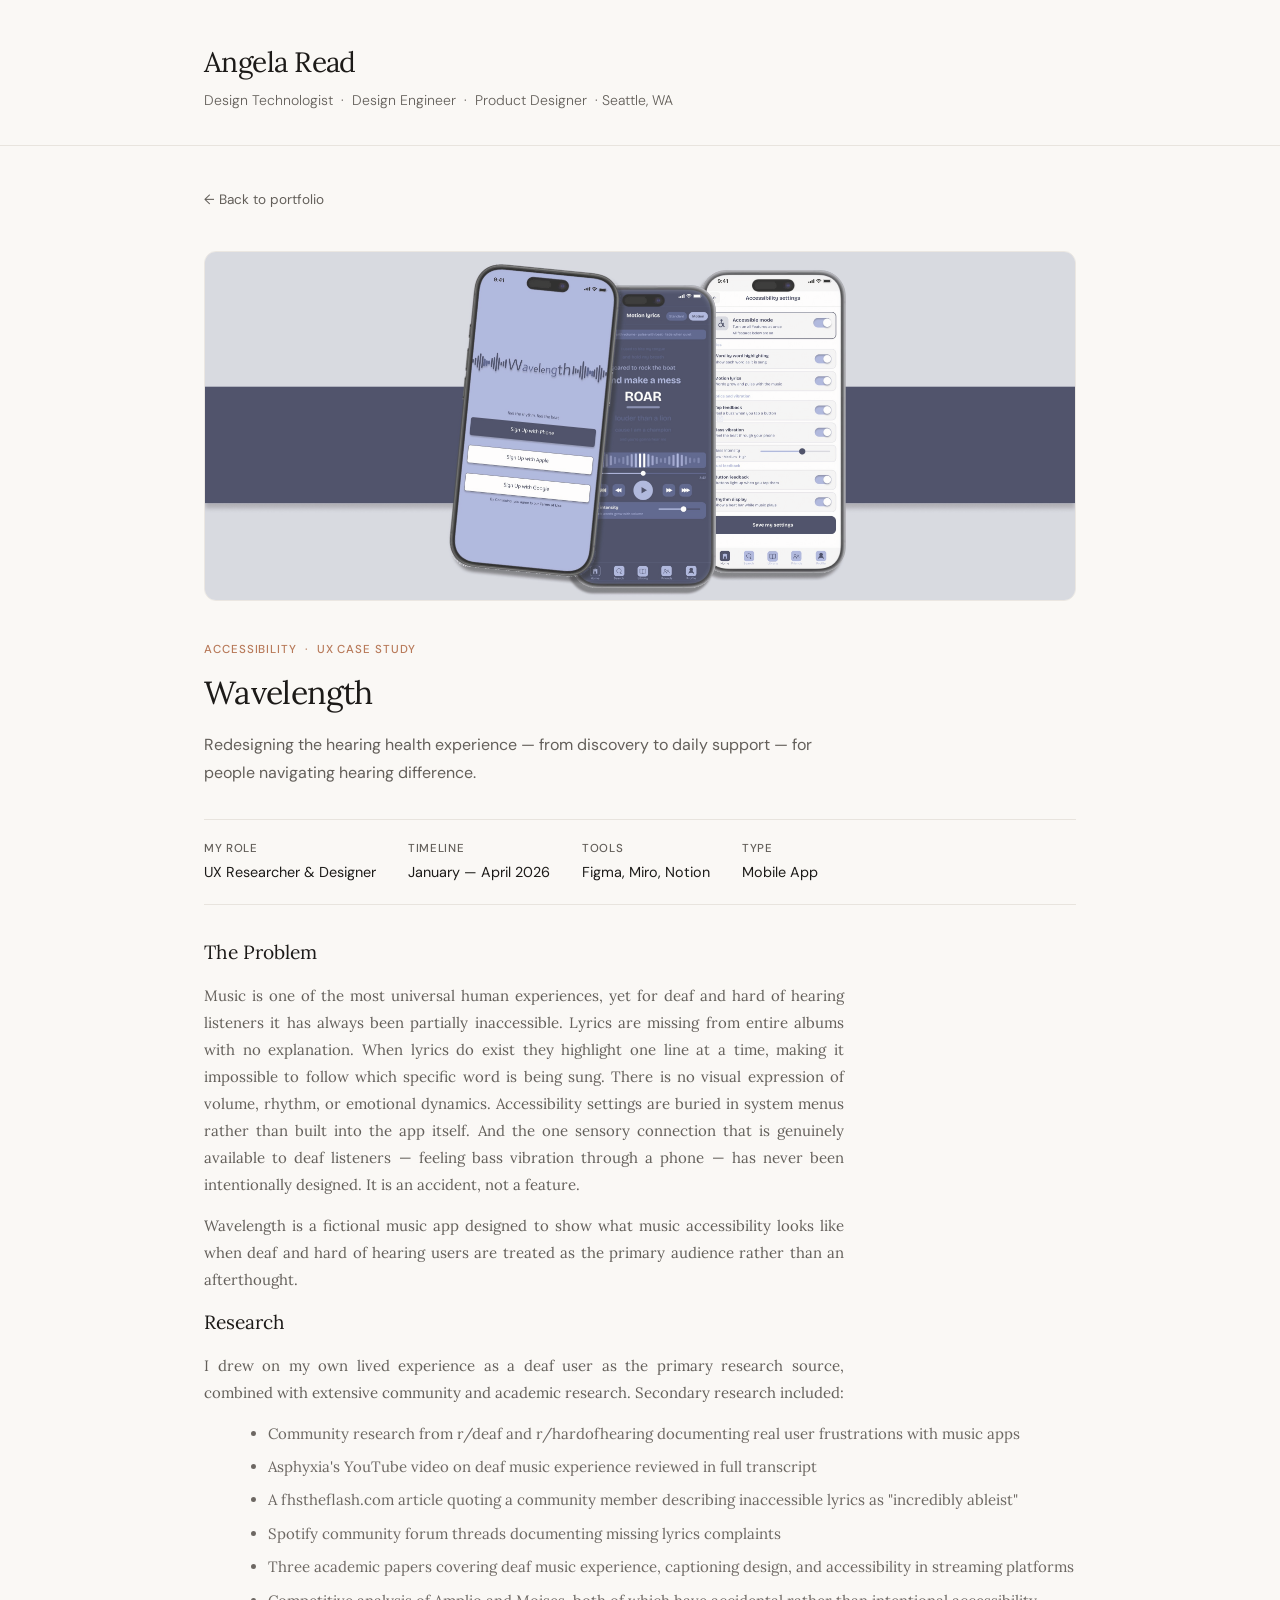
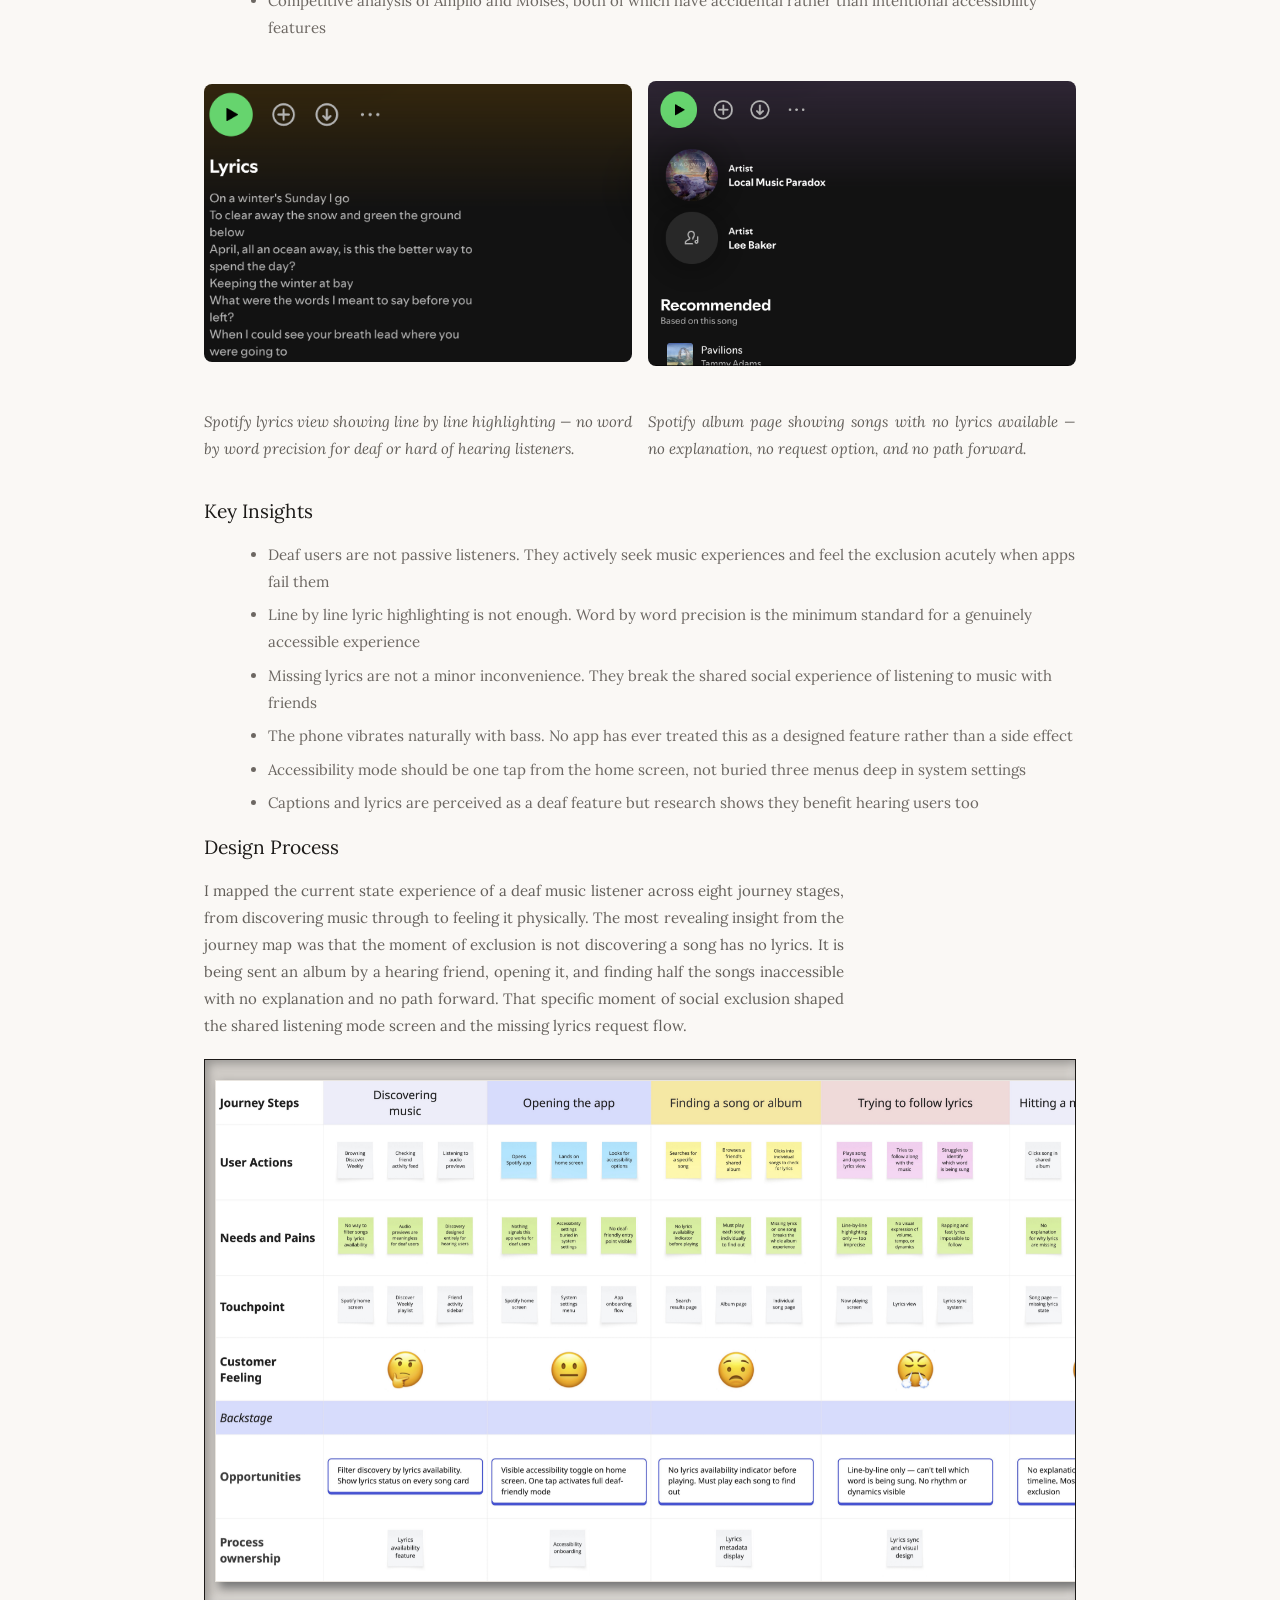
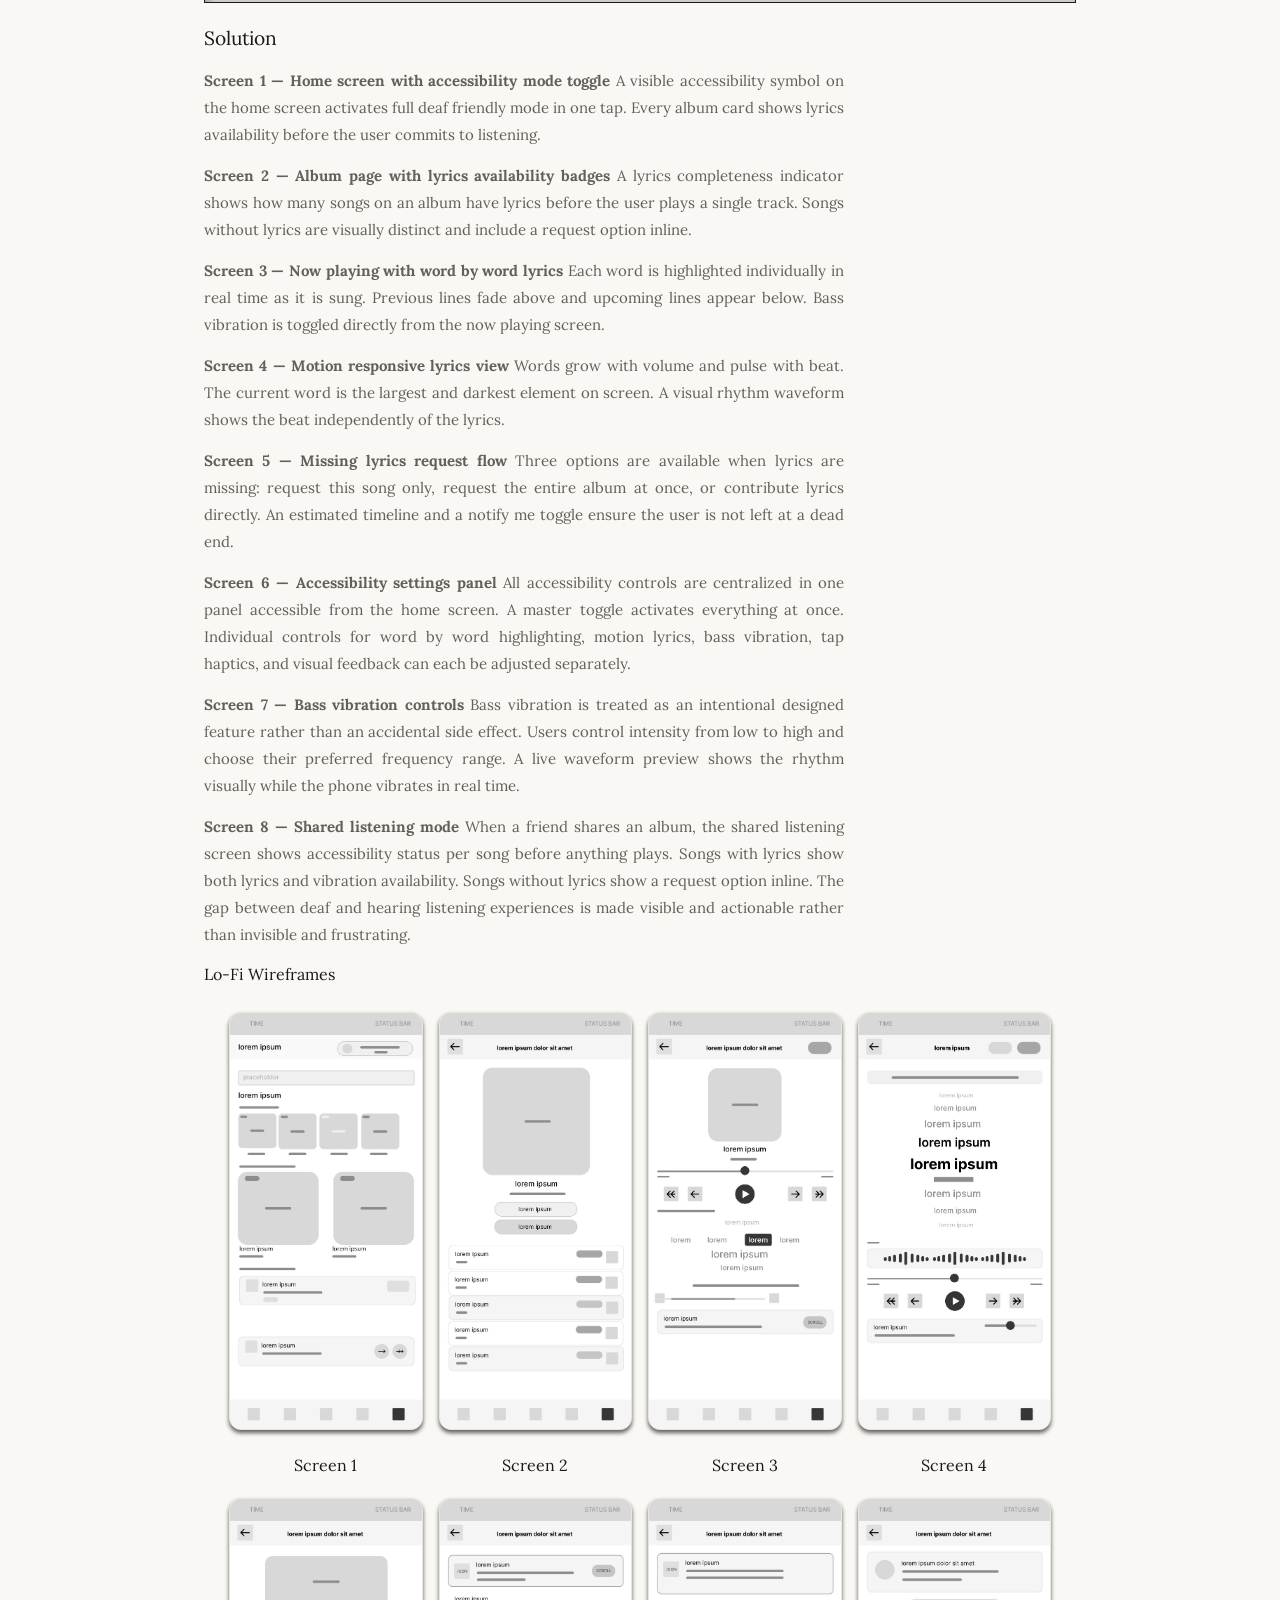
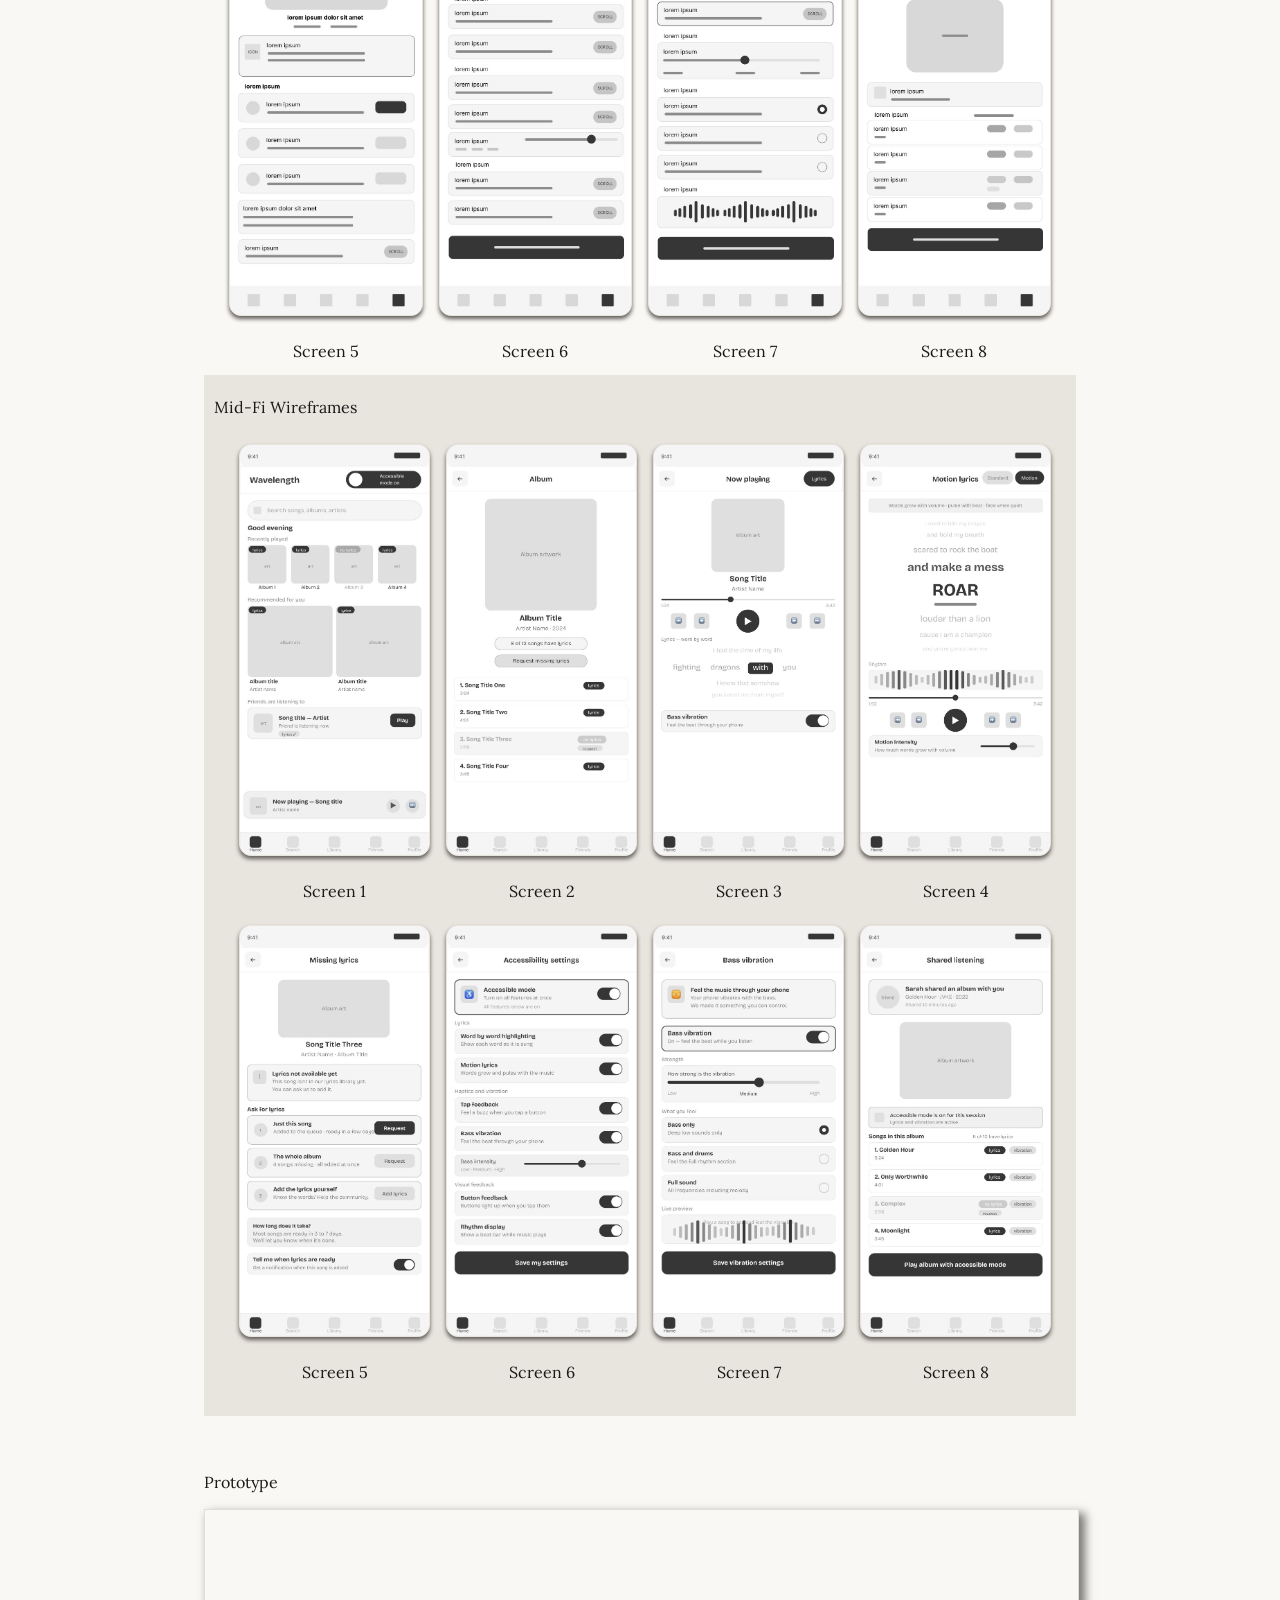
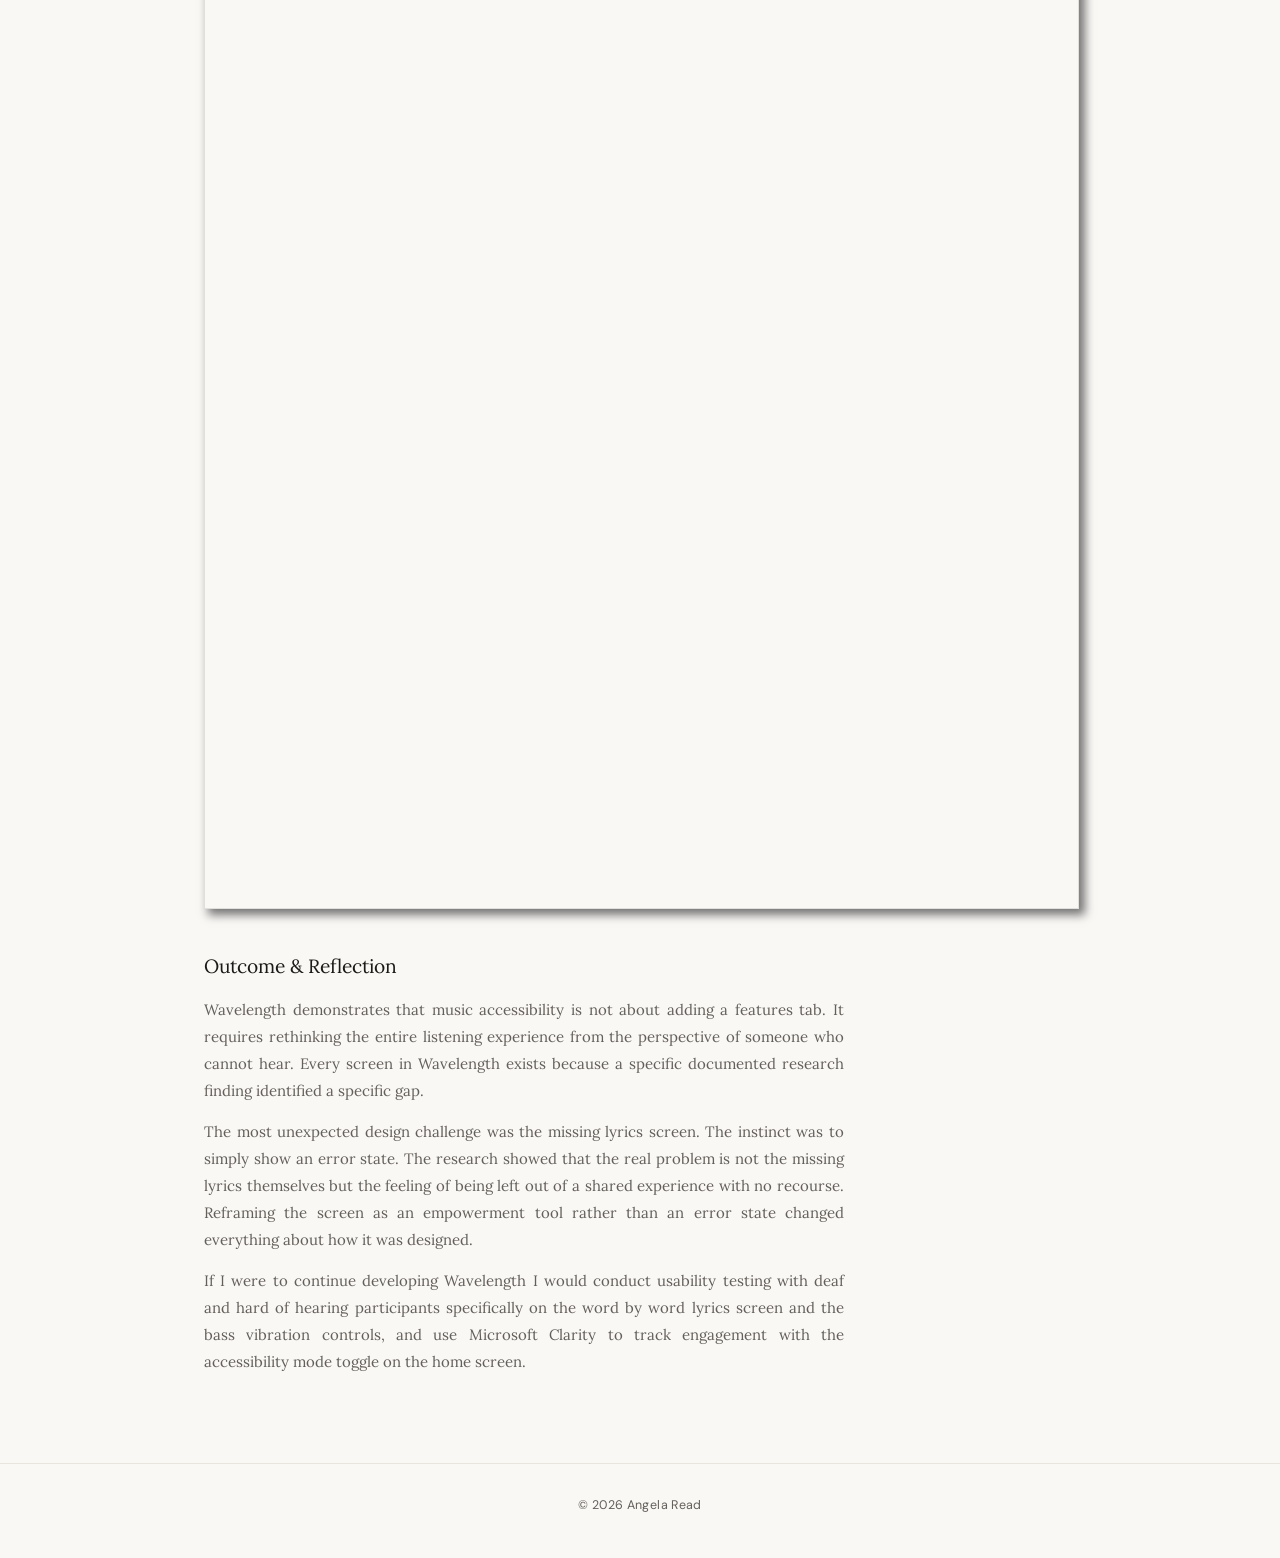
<file: wavelength:/index.html>
<!DOCTYPE html>
<html lang="en">
<head>
  <meta charset="UTF-8" />
  <meta name="viewport" content="width=device-width, initial-scale=1.0" />
  <title>Wavelength — Angela Read</title>
  <link rel="stylesheet" href="../style.css" />
</head>
<body>

  <header class="site-header">
    <div class="container">
      <a href="../index.html" class="site-name">Angela Read</a>
      <p class="site-tagline">Design Technologist &nbsp;·&nbsp; Design Engineer &nbsp;·&nbsp; Product Designer &nbsp;·&nbsp;Seattle, WA</p>
    </div>
  </header>

  <main class="container" style="padding-top: 2.5rem; padding-bottom: 4rem;">

    <!-- Back to portfolio -->
    <a href="../index.html?tab=ux" class="back-link">&#8592; Back to portfolio</a>

    <div class="project-hero"><img src="../images/wavelength/wavelength_hero_image.jpg" alt="hero image"></div>

    <!-- Project header -->
    <div class="project-header">
      <span class="project-tag">Accessibility &nbsp;·&nbsp; UX Case Study</span>
      <h1 class="project-title">Wavelength</h1>
      <p class="project-summary">
        Redesigning the hearing health experience — from discovery to daily support —
        for people navigating hearing difference.
      </p>
    </div>

    <!-- Meta row -->
    <div class="project-meta">
      <div class="meta-item">
        <span class="meta-label">My Role</span>
        <span class="meta-value">UX Researcher &amp; Designer</span>
      </div>
      <div class="meta-item">
        <span class="meta-label">Timeline</span>
        <span class="meta-value">January — April 2026</span>
      </div>
      <div class="meta-item">
        <span class="meta-label">Tools</span>
        <span class="meta-value">Figma, Miro, Notion</span>
      </div>
      <div class="meta-item">
        <span class="meta-label">Type</span>
        <span class="meta-value">Mobile App</span>
      </div>
    </div>

    <!-- ── SECTION: Problem ── -->
    <div class="project-section">
      <h3>The Problem</h3>
      <p>Music is one of the most universal human experiences, yet for deaf and hard of hearing listeners it has always been partially inaccessible. Lyrics are missing from entire albums with no explanation. When lyrics do exist they highlight one line at a time, making it impossible to follow which specific word is being sung. There is no visual expression of volume, rhythm, or emotional dynamics. Accessibility settings are buried in system menus rather than built into the app itself. And the one sensory connection that is genuinely available to deaf listeners — feeling bass vibration through a phone — has never been intentionally designed. It is an accident, not a feature.</p>
      <p>Wavelength is a fictional music app designed to show what music accessibility looks like when deaf and hard of hearing users are treated as the primary audience rather than an afterthought.</p>
    </div>

    <!-- ── SECTION: Research ── -->
    <div class="project-section">
      <h3>Research</h3>
      <p>I drew on my own lived experience as a deaf user as the primary research source, combined with extensive community and academic research. Secondary research included:</p>
      <ul>
        <li>Community research from r/deaf and r/hardofhearing documenting real user frustrations with music apps</li>
        <li>Asphyxia's YouTube video on deaf music experience reviewed in full transcript</li>
        <li>A fhstheflash.com article quoting a community member describing inaccessible lyrics as "incredibly ableist"</li>
        <li>Spotify community forum threads documenting missing lyrics complaints</li>
        <li>Three academic papers covering deaf music experience, captioning design, and accessibility in streaming platforms</li>
        <li>Competitive analysis of Amplio and Moises, both of which have accidental rather than intentional accessibility features</li>
      </ul>
      <div class="img-pair">
      <div class="project-img"><img src="../images/wavelength/lyrics.png" alt="research" ></div>
      <div class="project-img"><img src="../images/wavelength/no_lyrics.png" alt="research" ></div>
      <p class="hint">Spotify lyrics view showing line by line highlighting — no word by word precision for deaf or hard of hearing listeners.</p>
      <p class="hint">Spotify album page showing songs with no lyrics available — no explanation, no request option, and no path forward.</p>
      </div>
    </div>

    <!-- ── SECTION: Key Insights ── -->
    <div class="project-section">
      <h3>Key Insights</h3>
      <ul>
        <li>Deaf users are not passive listeners. They actively seek music experiences and feel the exclusion acutely when apps fail them</li>
        <li>Line by line lyric highlighting is not enough. Word by word precision is the minimum standard for a genuinely accessible experience</li>
        <li>Missing lyrics are not a minor inconvenience. They break the shared social experience of listening to music with friends</li>
        <li>The phone vibrates naturally with bass. No app has ever treated this as a designed feature rather than a side effect</li>
        <li>Accessibility mode should be one tap from the home screen, not buried three menus deep in system settings</li>
        <li>Captions and lyrics are perceived as a deaf feature but research shows they benefit hearing users too</li>
      </ul>
    </div>

    <!-- ── SECTION: Design Process ── -->
    <div class="project-section">
      <h3>Design Process</h3>
      <p>I mapped the current state experience of a deaf music listener across eight journey stages, from discovering music through to feeling it physically. The most revealing insight from the journey map was that the moment of exclusion is not discovering a song has no lyrics. It is being sent an album by a hearing friend, opening it, and finding half the songs inaccessible with no explanation and no path forward. That specific moment of social exclusion shaped the shared listening mode screen and the missing lyrics request flow.</p>
      <div class="journey-map-wrapper">      
        <div class="journey-map-scroll"><img src="../images/wavelength/wavelength_map_journey.jpg" alt="map journey"></div>
      </div>  
    </div>

    <!-- ── SECTION: Wireframes / Solution ── -->
    <div class="project-section">
      <h3>Solution</h3>
      <p><strong>Screen 1 — Home screen with accessibility mode toggle</strong> A visible accessibility symbol on the home screen activates full deaf friendly mode in one tap. Every album card shows lyrics availability before the user commits to listening.</p>
      <p><strong>Screen 2 — Album page with lyrics availability badges</strong> A lyrics completeness indicator shows how many songs on an album have lyrics before the user plays a single track. Songs without lyrics are visually distinct and include a request option inline.</p>
      <p><strong>Screen 3 — Now playing with word by word lyrics</strong> Each word is highlighted individually in real time as it is sung. Previous lines fade above and upcoming lines appear below. Bass vibration is toggled directly from the now playing screen.</p>
      <p><strong>Screen 4 — Motion responsive lyrics view</strong> Words grow with volume and pulse with beat. The current word is the largest and darkest element on screen. A visual rhythm waveform shows the beat independently of the lyrics.</p>
      <p><strong>Screen 5 — Missing lyrics request flow</strong> Three options are available when lyrics are missing: request this song only, request the entire album at once, or contribute lyrics directly. An estimated timeline and a notify me toggle ensure the user is not left at a dead end.</p>
      <p><strong>Screen 6 — Accessibility settings panel</strong> All accessibility controls are centralized in one panel accessible from the home screen. A master toggle activates everything at once. Individual controls for word by word highlighting, motion lyrics, bass vibration, tap haptics, and visual feedback can each be adjusted separately.</p>
      <p><strong>Screen 7 — Bass vibration controls</strong> Bass vibration is treated as an intentional designed feature rather than an accidental side effect. Users control intensity from low to high and choose their preferred frequency range. A live waveform preview shows the rhythm visually while the phone vibrates in real time.</p>
      <p><strong>Screen 8 — Shared listening mode</strong> When a friend shares an album, the shared listening screen shows accessibility status per song before anything plays. Songs with lyrics show both lyrics and vibration availability. Songs without lyrics show a request option inline. The gap between deaf and hearing listening experiences is made visible and actionable rather than invisible and frustrating.</p>
    
    <h4>Lo-Fi Wireframes</h4>
<div class="img-four">
  <div class="screen-item">
    <div class="project-screen"><img src="../images/wavelength/lo_fi_wireframes/lo_fi_screen_1.jpg"></div>
    <div class="caption">Screen 1</div>
  </div>
  <div class="screen-item">
    <div class="project-screen"><img src="../images/wavelength/lo_fi_wireframes/lo_fi_screen_2.jpg"></div>
    <div class="caption">Screen 2</div>
  </div>
  <div class="screen-item">
    <div class="project-screen"><img src="../images/wavelength/lo_fi_wireframes/lo_fi_screen_3.jpg"></div>
    <div class="caption">Screen 3</div>
  </div>
  <div class="screen-item">
    <div class="project-screen"><img src="../images/wavelength/lo_fi_wireframes/lo_fi_screen_4.jpg"></div>
    <div class="caption">Screen 4</div>
  </div>
</div>
<div class="img-four">
  <div class="screen-item">
    <div class="project-screen"><img src="../images/wavelength/lo_fi_wireframes/lo_fi_screen_5.jpg"></div>
    <div class="caption">Screen 5</div>
  </div>
  <div class="screen-item">
    <div class="project-screen"><img src="../images/wavelength/lo_fi_wireframes/lo_fi_screen_6.jpg"></div>
    <div class="caption">Screen 6</div>
  </div>
  <div class="screen-item">
    <div class="project-screen"><img src="../images/wavelength/lo_fi_wireframes/lo_fi_screen_7.jpg"></div>
    <div class="caption">Screen 7</div>
  </div>
  <div class="screen-item">
    <div class="project-screen"><img src="../images/wavelength/lo_fi_wireframes/lo_fi_screen_8.jpg"></div>
    <div class="caption">Screen 8</div>
  </div>
</div>
<div class="project-mid-fi">
  <h4>Mid-Fi Wireframes</h4>
  <div class="img-four">
    <div class="screen-item">
      <div class="project-screen"><img src="../images/wavelength/mid_fi_wireframes/mid_fi_screen_1.jpg"></div>
      <div class="caption">Screen 1</div>
    </div>
    <div class="screen-item">
      <div class="project-screen"><img src="../images/wavelength/mid_fi_wireframes/mid_fi_screen_2.jpg"></div>
      <div class="caption">Screen 2</div>
    </div>
    <div class="screen-item">
      <div class="project-screen"><img src="../images/wavelength/mid_fi_wireframes/mid_fi_screen_3.jpg"></div>
      <div class="caption">Screen 3</div>
    </div>
    <div class="screen-item">
      <div class="project-screen"><img src="../images/wavelength/mid_fi_wireframes/mid_fi_screen_4.jpg"></div>
      <div class="caption">Screen 4</div>
    </div>
  </div>
  <div class="img-four">
    <div class="screen-item">
      <div class="project-screen"><img src="../images/wavelength/mid_fi_wireframes/mid_fi_screen_5.jpg"></div>
      <div class="caption">Screen 5</div>
    </div>
    <div class="screen-item">
      <div class="project-screen"><img src="../images/wavelength/mid_fi_wireframes/mid_fi_screen_6.jpg"></div>
      <div class="caption">Screen 6</div>
    </div>
    <div class="screen-item">
      <div class="project-screen"><img src="../images/wavelength/mid_fi_wireframes/mid_fi_screen_7.jpg"></div>
      <div class="caption">Screen 7</div>
    </div>
    <div class="screen-item">
      <div class="project-screen"><img src="../images/wavelength/mid_fi_wireframes/mid_fi_screen_8.jpg"></div>
      <div class="caption">Screen 8</div>
    </div>
  </div>
</div>
    <div class="prototype">
      <h4>Prototype</h4>
         <p class="hint">Best viewed on desktop. On mobile you can pinch to zoom inside the prototype.</p>
        <iframe style="border: 1px solid rgba(0, 0, 0, 0.1);" width="875" height="1000" src="https://embed.figma.com/proto/U3zllo4CShYArVoicAjdG1/Wavelength---Music-App?node-id=55-6502&p=f&viewport=-297%2C87%2C0.62&scaling=min-zoom&content-scaling=fixed&page-id=3%3A47&embed-host=share" allowfullscreen></iframe>
    </div>
  </div>

    <!-- ── SECTION: Outcome ── -->
    <div class="project-section">
      <h3>Outcome &amp; Reflection</h3>
      <p>Wavelength demonstrates that music accessibility is not about adding a features tab. It requires rethinking the entire listening experience from the perspective of someone who cannot hear. Every screen in Wavelength exists because a specific documented research finding identified a specific gap.</p>
      <p>The most unexpected design challenge was the missing lyrics screen. The instinct was to simply show an error state. The research showed that the real problem is not the missing lyrics themselves but the feeling of being left out of a shared experience with no recourse. Reframing the screen as an empowerment tool rather than an error state changed everything about how it was designed.</p>
      <p>If I were to continue developing Wavelength I would conduct usability testing with deaf and hard of hearing participants specifically on the word by word lyrics screen and the bass vibration controls, and use Microsoft Clarity to track engagement with the accessibility mode toggle on the home screen.</p>
    </div>

  </main>

  <footer class="site-footer">
    <div class="container">
      <p>&copy; 2026 Angela Read</p>
    </div>
  </footer>

</body>
</html>
</file>
<file: style.css>
/* ─────────────────────────────────────────────────────────────
   Angela Read — Portfolio
   style.css  |  shared across all pages
   ───────────────────────────────────────────────────────────── */

/* ─── GOOGLE FONTS ─────────────────────────────────────────── */
@import url('https://fonts.googleapis.com/css2?family=Lora:ital,wght@0,400;0,500;1,400&family=DM+Sans:wght@300;400;500&display=swap');

/* ─── CSS VARIABLES ─────────────────────────────────────────── */
/* Edit these to change the whole site's color palette at once  */
:root {
  --color-bg:          #FAF8F5;   /* page background            */
  --color-surface:     #FFFFFF;   /* card / panel background    */
  --color-border:      #E8E4DE;   /* default border             */
  --color-text:        #1C1A18;   /* primary text               */
  --color-text-muted:  #635f5a;   /* secondary / caption text   */
  --color-accent:      #B87A5A;   /* terracotta accent          */
  --color-accent-soft: #F5EFE8;   /* light tint of accent       */

  --font-serif:  'Lora', Georgia, serif;
  --font-sans:   'DM Sans', system-ui, sans-serif;

  --radius-card: 12px;
  --radius-pill: 20px;

  --max-width: 920px;
}

/* ─── DARK MODE ─────────────────────────────────────────────── */
html.dark-mode,
html.dark-mode body,
body.dark-mode {
  --color-bg:          #1C1A18;
  --color-surface:     #2A2724;
  --color-border:      #3D3A36;
  --color-text:        #E8E4DE;
  --color-text-muted:  #cebdaf;
  --color-accent:      #C68A6A;
  --color-accent-soft: #2E2420;
}

html.dark-mode {
  background-color: #1C1A18;
}

#theme-toggle {
  background: none;
  border: 1.5px solid var(--color-border);
  border-radius: var(--radius-pill);
  padding: 0.3rem 0.75rem;
  font-size: 1rem;
  cursor: pointer;
  color: var(--color-text-muted);
  transition: border-color 0.15s, color 0.15s;
}

#theme-toggle:hover {
  border-color: var(--color-accent);
  color: var(--color-text);
}

body.dark-mode .logo-wrap img {
  filter: invert(1) hue-rotate(180deg);
}

body.dark-mode .pill {
  background: #3D3A36;
  color: var(--color-text-muted);
}

body.dark-mode .card-body .card-title {
  color: var(--color-text);
}

body.dark-mode .case-card {
  background: var(--color-surface);
  border-color: var(--color-border);
}

body.dark-mode .journey-map-scroll img {
  filter: brightness(0.9);
}

body.dark-mode .journey-map-scroll {
  box-shadow: 5px 5px 9px 1px rgba(0,0,0,0.4);
}

body.dark-mode .journey-map-wrapper {
  background: #2A2724;
  border-color: var(--color-border);
}

body.dark-mode .project-section ul li {
  color: #c3a492;
}

body.dark-mode .project-screen img,
body.dark-mode .project-img img {
  filter: brightness(0.92);
}

body.dark-mode .prototype iframe {
  filter: brightness(0.92);
  box-shadow: 5px 5px 9px 1px rgba(0,0,0,0.4);
}

body.dark-mode .masonry-item {
  box-shadow: 1px 2px 2px 1px rgb(0,0,0,0.4);
}

body.dark-mode .case-card:hover {
  border-color: #C5BDB4;
  transform: translateY(-2px);
  box-shadow: 2px 4px 4px 1px rgb(0,0,0,0.4);
}

/* ─── THEME TOGGLE ──────────────────────────────────────────── */
#theme-toggle {
  position: relative;
  width: 120px;
  height: 32px;
  border-radius: var(--radius-pill);
  background: var(--color-border);
  border: none;
  cursor: pointer;
  padding: 0;
  transition: background 0.3s ease;
  box-shadow: inset 0 2px 6px rgba(0, 0, 0, 0.2);
}

body.dark-mode .project-mid-fi {
  background-color: var(--color-surface);
}


#theme-toggle::before {
  content: 'DARK';
  position: absolute;
  right: 10px;
  top: 50%;
  transform: translateY(-50%);
  font-family: var(--font-sans);
  font-size: 0.65rem;
  font-weight: 500;
  letter-spacing: 0.06em;
  color: var(--color-text-muted);
}

#theme-toggle::after {
  content: 'LIGHT';
  position: absolute;
  top: 3px;
  left: 3px;
  width: 58px;
  height: 26px;
  border-radius: var(--radius-pill);
  background: var(--color-text);
  color: var(--color-bg);
  font-family: var(--font-sans);
  font-size: 0.65rem;
  font-weight: 500;
  letter-spacing: 0.06em;
  display: flex;
  align-items: center;
  justify-content: center;
  transition: transform 0.3s ease;
}

body.dark-mode #theme-toggle::before {
  content: 'LIGHT';
  left: 10px;
  right: auto;
}

body.dark-mode #theme-toggle::after {
  content: 'DARK';
  transform: translateX(56px);
}

.site-header-row {
  display: flex;
  align-items: center;
  gap: 15rem;
}

body {
  transition: background-color 0.5s ease, color 0.5s ease;
}

body.dark-mode .journey-map-wrapper {
  box-shadow: 
    inset 3px 3px 10px rgba(0,0,0,0.5),
    inset -3px -3px 10px rgba(255,255,255,0.05);
  border-color: var(--color-border);
}

/* ─── RESET & BASE ──────────────────────────────────────────── */
*, *::before, *::after {
  box-sizing: border-box;
  margin: 0;
  padding: 0;
}

html {
  font-size: 16px;
  -webkit-font-smoothing: antialiased;
}

body {
  font-family: var(--font-sans);
  background-color: var(--color-bg);
  color: var(--color-text);
  line-height: 1.6;
  min-height: 100vh;
  display: flex;
  flex-direction: column;
}

a {
  color: inherit;
  text-decoration: none;
}

img {
  display: block;
  max-width: 100%;
  height: auto;
}

/* ─── LAYOUT CONTAINER ──────────────────────────────────────── */
.container {
  width: 100%;
  max-width: var(--max-width);
  margin-left: auto;
  margin-right: auto;
  margin-bottom: 10px;
  padding: 0 1.5rem;
}

/* ─── SITE HEADER ───────────────────────────────────────────── */
.site-header {
  padding: 2.5rem 0 1.5rem;
  border-bottom: 1px solid var(--color-border);
}

.site-name {
  font-family: var(--font-serif);
  font-size: 1.75rem;
  font-weight: 400;
  letter-spacing: -0.02em;
  color: var(--color-text);
  display: block;
  margin-bottom: 0.25rem;
}

.site-name:hover {
  color: var(--color-accent);
}

.site-tagline {
  font-size: 0.875rem;
  color: var(--color-text-muted);
  font-weight: 300;
}

/* ─── TAB NAVIGATION ────────────────────────────────────────── */
.tab-nav {
  border-bottom: 1px solid var(--color-border);
  margin-bottom: 2.5rem;
}

.tab-nav .container {
  display: flex;
  gap: 0;
}

.tab-btn {
  background: none;
  border: none;
  border-bottom: 2px solid transparent;
  margin-bottom: -1px;          
  padding: 0.75rem 1.25rem;
  font-family: var(--font-sans);
  font-size: 0.875rem;
  font-weight: 400;
  color: var(--color-text-muted);
  cursor: pointer;
  transition: color 0.15s ease, border-color 0.15s ease;
}

.tab-btn:hover {
  color: var(--color-text);
}

.tab-btn.active {
  color: var(--color-text);
  font-weight: 500;
  border-bottom-color: var(--color-accent);
}

/* ─── TAB PANELS ────────────────────────────────────────────── */
.tab-panel {
  display: none;
  padding-bottom: 50px;
}

.tab-panel.active {
  display: block;
}

/* ─── SECTION INTRO ─────────────────────────────────────────── */
.section-intro {
  margin-bottom: 2rem;
}

.section-intro h2 {
  font-family: var(--font-serif);
  font-size: 1.375rem;
  font-weight: 400;
  margin-bottom: 0.5rem;
}

.section-intro p {
  font-size: 0.9375rem;
  color: var(--color-text-muted);
  max-width: 580px;
  line-height: 1.7;
}

/* ─── CARD GRID ─────────────────────────────────────────────── */
.cards-grid {
  display: grid;
  grid-template-columns: repeat(auto-fill, minmax(500px, 1fr));
  gap: 1.25rem;
}

/* ─── CASE CARD (shared by UX + Architecture) ───────────────── */
.case-card {
  display: flex;
  flex-direction: column;
  background: var(--color-surface);
  border: 0.5px solid var(--color-border);
  border-radius: var(--radius-card);
  overflow: hidden;
  text-decoration: none;
  color: inherit;
  transition: border-color 0.2s ease, transform 0.15s ease;
}

.case-card:hover {
  border-color: #C5BDB4;
  transform: translateY(-2px);
  box-shadow: 2px 4px 4px 1px rgb(193, 193, 193);
}

/* ── Thumbnail area ── */
.card-thumb {
  width: 100%;
  aspect-ratio: 16 / 9;
  display: flex;
  align-items: center;
  justify-content: center;
  border-bottom: 0.5px solid var(--color-border);
}

.thumb-wavelength  { background: #F5EFE8; }  /* warm cream    */
.thumb-cove        { background: #E8EDF5; }  /* soft blue     */
.thumb-halo        { background: #EDE8F5; }  /* soft lavender */
.thumb-parkside    { background: #E8F0E8; }  /* soft green    */
.thumb-brownfield  { background: #F0EDE8; }  /* warm sand     */

.thumb-label {
  font-family: var(--font-serif);
  font-style: italic;
  font-size: 1.1rem;
  color: var(--color-text-muted);
  opacity: 0.9;
}

.card-thumb img {
  width: 100%;
  height: 100%;
  object-fit: cover;
}

/* ── Card body ── */
.card-body {
  padding: 1.1rem 1.2rem 0.5rem;
  flex: 1;                     
}

.card-tag {
  display: block;
  font-size: 0.7rem;
  font-weight: 500;
  color: var(--color-accent);
  text-transform: uppercase;
  letter-spacing: 0.08em;
  margin-bottom: 0.35rem;
}

.card-title {
  font-family: var(--font-serif);
  font-size: 1.1rem;
  font-weight: 400;
  margin-bottom: 0.5rem;
}

.card-desc {
  font-size: 0.8375rem;
  color: var(--color-text-muted);
  line-height: 1.6;
}

/* ── Pills row at bottom of card ── */
.card-pills {
  display: flex;
  flex-wrap: wrap;
  gap: 0.4rem;
  padding: 0.75rem 1.2rem 1rem;
  border-top: 0.5px solid var(--color-border);
  margin-top: 0.75rem;
}

.pill {
  background: #F3F0EB;
  color: var(--color-text-muted);
  font-size: 0.72rem;
  padding: 0.2rem 0.6rem;
  border-radius: var(--radius-pill);
}

/* ─── MASONRY GRID (Creative Work) ─────────────────────────── */
.masonry-grid {
  columns: 3;                   
  column-gap: 1rem;
  margin-bottom: 20px;
}

/* Each item breaks inside its column */
.masonry-item {
  break-inside: avoid;        
  margin-bottom: 1rem;
  border-radius: 8px;
  overflow: hidden;
  background: var(--color-surface);
  border: 0.5px solid var(--color-border);
  box-shadow: 1px 2px 4px 1px rgb(168, 168, 168);
}

.masonry-item :hover{ 
  transform: scale(1.05);
  width: 100%;
  height: auto;
  display: block;
  transition: transform 0.3s ease;}

.masonry-item img {
  width: 100%;
  height: auto;
  display: block;
}

/* ─── ABOUT ME ──────────────────────────────────────────────── */
.about-layout {
  display: grid;
  grid-template-columns: 200px 1fr;
  gap: 3rem;
  align-items: start;
  padding-bottom: 20px;
}

.about-photo {
  width: 420px;
  height: 360px;
  border-radius: 8px;
  object-fit: cover;
}

.about-name {
  font-family: var(--font-serif);
  font-size: 1.6rem;
  font-weight: 400;
  margin-bottom: 0.25rem;
}

.about-role {
  font-size: 0.8rem;
  font-weight: 500;
  color: var(--color-accent);
  text-transform: uppercase;
  letter-spacing: 0.06em;
  margin-bottom: 1.25rem;
}

.about-bio {
  font-size: 0.9375rem;
  color: var(--color-text-muted);
  line-height: 1.8;
  max-width: 520px;
  margin-bottom: 1rem;
  text-align:justify;
}

.about-links {
  gap: 0.9rem;
  margin-top: 1.5rem;
}

.about-link {
  font-size: 1.0rem;
  color: var(--color-text-muted);
  border: 0.5px solid var(--color-border);
  padding: 0.3rem 0.875rem;
  border-radius: var(--radius-pill);
  transition: color 0.15s, border-color 0.15s, background-color 0.15s;
  margin-left: auto;
  margin-right: auto;
}

.about-link:hover {
  background-color: var(--color-text);
  border-color: var(--color-accent);
  color: var(--color-bg);
  opacity: 60%;
}

/* ─── PROJECT DETAIL PAGE ───────────────────────────────────── */            

.back-link {
  display: inline-flex;
  align-items: center;
  gap: 0.4rem;
  font-size: 0.85rem;
  color: var(--color-text-muted);
  margin-bottom: 2.5rem;
  transition: color 0.15s;
}

.back-link:hover {
  color: var(--color-text);
}

.project-hero {
  width: 100%;
  aspect-ratio: 16 / 6;
  border-radius: var(--radius-card);
  border: 0.5px solid var(--color-border);
  display: flex;
  align-items: center;
  justify-content: center;
  font-family: var(--font-serif);
  font-style: italic;
  font-size: 1.25rem;
  color: var(--color-text-muted);
  opacity: 0.8;
  margin-bottom: 2.5rem;
  overflow: hidden;
  height: 350px;
}

.project-hero img {
  width: 100%;
  height: 100%;
  object-fit: cover;
  opacity: 1;
}

.project-header {
  margin-bottom: 2rem;
}

.project-tag {
  display: block;
  font-size: 0.72rem;
  font-weight: 500;
  color: var(--color-accent);
  text-transform: uppercase;
  letter-spacing: 0.08em;
  margin-bottom: 0.5rem;
}

.project-title {
  font-family: var(--font-serif);
  font-size: 2rem;
  font-weight: 400;
  letter-spacing: -0.02em;
  margin-bottom: 0.75rem;
}

.project-summary {
  font-size: 1rem;
  color: var(--color-text-muted);
  line-height: 1.75;
  max-width: 620px;
}

.project-meta {
  display: flex;
  flex-wrap: wrap;
  gap: 2rem;
  padding: 1.25rem 0;
  border-top: 0.5px solid var(--color-border);
  border-bottom: 0.5px solid var(--color-border);
  margin: 2rem 0;
}

.meta-item {
  display: flex;
  flex-direction: column;
  gap: 0.2rem;
}

.meta-label {
  font-size: 0.72rem;
  font-weight: 500;
  color: var(--color-text-muted);
  text-transform: uppercase;
  letter-spacing: 0.06em;
}

.meta-value {
  font-size: 0.9rem;
  color: var(--color-text);
}

/* Content sections on detail pages */
.project-section {
  margin-bottom: 3rem;
}

.project-lo-fi {
  margin-bottom: 3rem;
  padding-bottom: 20px;
  padding-top: 10px;   
}

.project-mid-fi {
  margin-bottom: 3rem;
  background-color:#E8E4DE;
  padding-left: 10px;
  padding-top: 20px;
  padding-bottom: 20px;
}

.project-section h3 {
  font-family: var(--font-serif);
  font-size: 1.2rem;
  font-weight: 400;
  margin-bottom: 0.875rem;
  color: var(--color-text);
}

.project-section, .project-lo-fi, .project-mid-fi, h4 {
  font-family: var(--font-serif);
  font-size: 1.0rem;
  font-weight: 400;
  margin-bottom: 0.875rem;
  color: var(--color-text);
}

.project-section p {
  font-size: 0.9375rem;
  color: var(--color-text-muted);
  line-height: 1.8;
  max-width: 640px;
  margin-bottom: 0.875rem;
  text-align:justify;
}

/* Image inside a project section */
.project-img {
  width: 100%;
  margin: 1.25rem 0;
  min-height: 240px;
  display: flex;
  align-items: center;
  justify-content: center;
  font-size: 0.78rem;
  color: var(--color-text-muted);
  overflow: hidden;
}

.project-screen {
  width: 100%;
  border-radius: 12px;
  border: 0.5px solid var(--color-border);
  margin: 1.25rem 0;
  background: #F3F0EB;
  min-height: 240px;
  display: flex;
  align-items: center;
  justify-content: center;
  font-size: 0.78rem;
  color: var(--color-text-muted);
  box-shadow: 0px 3px 4px 0px var(--color-text-muted);
  overflow: hidden;
}

.caption{text-align:center;
        font-family: var( --font-serif);
        margin-top: 3px;
        margin-bottom: 10px;}

.project-img img {
  width: 100%;
  height: auto;
  border-radius: 8px;
  display: block;
}

/* Two-column image layout for side-by-side comparisons */
.img-pair {
  display: grid;
  grid-template-columns: 1fr 1fr;
  gap: 1rem;
  margin: 1.25rem 0;
}

.img-four {
  display: grid;
  grid-template-columns: repeat(4, 1fr);
  gap: 1rem;
  margin-top: -10px;
  padding-right: 25px;
  padding-left: 25px;
}

/* ─── SITE FOOTER ───────────────────────────────────────────── */
.site-footer {
  margin-top: auto;             
  padding: 2rem 0;
  border-top: 0.5px solid var(--color-border);
  text-align: center;
}

.site-footer p {
  font-size: 0.78rem;
  color: var(--color-text-muted);
  letter-spacing: 0.03em;
}

/* ─── RESPONSIVE ────────────────────────────────────────────── */
@media (max-width: 700px) {
  .about-links {
    gap: 0.6rem;
  }

  .about-link {
    font-size: 0.85rem;
    padding: 0.3rem 0.7rem;
  }

  .tab-btn {
    padding: 0.65rem 0.875rem;
    font-size: 0.8rem;
  }

  .cards-grid {
    grid-template-columns: 1fr;
  }

  .masonry-grid {
    columns: 2;
  }

  .about-layout {
    grid-template-columns: 1fr;
    gap: 1.5rem;
  }

  .img-pair {
    grid-template-columns: 1fr;
  }

  .project-title {
    font-size: 1.5rem;
  }

  .site-header-row {
    flex-direction: column;
    align-items: flex-start;
    gap: 0.5rem;
  }

  #theme-toggle {
    position: absolute;
    top: 1.5rem;
    right: 1.5rem;
    width: 100px;
    height: 28px;
  }

  .site-header {
    position: relative;
  }

  #theme-toggle::after {
    width: 48px;
    height: 22px;
  }

  body.dark-mode #theme-toggle::after {
    transform: translateX(48px);
  }

  .site-tagline {
    font-size: 0.75rem;
    padding-right: 0;
  }
}

@media (max-width: 480px) {
  .masonry-grid {
    columns: 1;
  }
}

/* ─── HOME PAGE ─────────────────────────────────────────────── */
.home-hero {
  padding: 4rem 0 3.5rem;
  max-width: 620px;
}

.home-headline {
  font-family: var(--font-serif);
  font-size: 2.5rem;
  font-weight: 400;
  letter-spacing: -0.02em;
  margin-bottom: 0.5rem;
}

.home-sub {
  font-size: 0.875rem;
  color: var(--color-text-muted);
  margin-bottom: 1.25rem;
}

.home-statement {
  font-size: 1.05rem;
  color: var(--color-text-muted);
  line-height: 1.8;
  margin-bottom: 2rem;
}

.home-cta {
  display: inline-block;
  background: var(--color-text);
  color: var(--color-bg);
  border: none;
  padding: 0.6rem 1.5rem;
  border-radius: var(--radius-pill);
  font-size: 0.875rem;
  font-weight: 500;
  cursor: pointer;
  transition: opacity 0.15s;
}

.home-cta:hover {
  opacity: 0.4;
  color: var(--color-bg);
}

.home-featured {
  margin-bottom: 3rem;
  margin-top: 30px;
}

.home-featured-label {
  font-size: 0.72rem;
  font-weight: 500;
  color: var(--color-text-muted);
  text-transform: uppercase;
  letter-spacing: 0.08em;
  margin-bottom: 1rem;
}

.home-skills {
  margin-bottom: 3rem;
}

.skills-grid {
  display: grid;
  grid-template-columns: repeat(auto-fill, minmax(220px, 1fr));
  gap: 1.25rem;
}

.skill-group {
  background: var(--color-surface);
  border: 0.5px solid var(--color-border);
  border-radius: var(--radius-card);
  padding: 1rem 1.2rem;
  box-shadow: 0px 3px 4px 0px var(--color-text-muted);
}

.skill-group-label {
  font-size: 0.78rem;
  font-weight: 500;
  color: var(--color-accent);
  text-transform: uppercase;
  letter-spacing: 0.06em;
  margin-bottom: 0.5rem;
}

.skill-group-items {
  font-size: 0.875rem;
  color: var(--color-text-muted);
  line-height: 1.7;
}

/* ─── LIGHTBOX ──────────────────────────────────────────────── */
#lightbox {
  display: none;
  position: fixed;
  top: 0;
  left: 0;
  width: 100%;
  height: 100%;
  background: rgba(0, 0, 0, 0.85);
  z-index: 1000;
  align-items: center;
  justify-content: center;
  cursor: pointer;
  opacity: 0;
  transition: opacity 0.4s ease;
}

#lightbox.active {
  display: flex;
  opacity: 1;
}

#lightbox-img {
  max-width: 90%;
  max-height: 90vh;
  border-radius: 4px;
  object-fit: contain;
  transform: scale(0.85);
  transition: transform 0.4s ease;
}

#lightbox.active #lightbox-img {
  transform: scale(1);
}

#lightbox-close {
  position: fixed;
  top: 1.25rem;
  right: 1.5rem;
  color: #fff;
  font-size: 1.5rem;
  cursor: pointer;
  opacity: 0.7;
  transition: opacity 0.15s;
}

#lightbox-close:hover {
  opacity: 1;
}

.hint {
  font-size: 0.78rem;
  color: var(--color-text-muted);
  margin-top: 0.4rem;
  font-style: italic;
}

.project-section ul {
  padding-left: 4.0rem;
  margin: 0.75rem 0 1rem;
}

.project-section ul li {
  font-size: 0.9375rem;
  line-height: 1.8;
  color: #6c6762;
  margin-bottom: 0.4rem;
}

.prototype 
{padding-top: 40px;
  padding-bottom: 20px;}

iframe{box-shadow: 5px 5px 9px 1px rgb(118, 118, 118);}

.journey-map-scroll {
  width: 100%;
  overflow-x: auto;
  border-left: 1px solid var(--color-border);
  border-top: 1px solid var(--color-border);
  border-bottom: 1px solid var(--color-border);
  margin: 1.25rem 0;
  cursor: grab;
  box-shadow: 5px 5px 9px 1px rgb(118, 118, 118);
}

.journey-map-scroll:active {
  cursor: grabbing;
}

.journey-map-scroll img {
  display: block;
  height: 500px;
  width: auto;
  max-width: none;
}

.journey-map-wrapper {
  border: 1px solid #1C1A18;
  position: relative;
  margin: 1.25rem 0;
  background: #d0ccc7;
  overflow: hidden;
  padding-left: 10px;
  box-shadow: 
    inset 3px 3px 10px rgba(0,0,0,0.3),
    inset -3px -3px 10px rgba(255,255,255,0.4);
}

.screen-item {
  display: flex;
  flex-direction: column;
}

/* Hide prototype hint by default on desktop */
.prototype .hint {
  display: none;
}

@media (max-width: 768px) {

  /* Stack wireframes to 2 columns on mobile */
  .img-four {
    grid-template-columns: repeat(2, 1fr);
    padding-right: 10px;
    padding-left: 10px;
    gap: 0.5rem;
  }

  /* Match captions to 2 column grid */
  .img-four .caption {
    font-size: 0.75rem;
    margin-bottom: 6px;
  }

  /* Make prototype iframe fit mobile screen */
  .prototype iframe {
    width: 100%;
    height: 600px;
  }

  /* Make journey map scroll shorter on mobile */
  .journey-map-scroll img {
    height: 300px;
  }

  /* Stack project meta on mobile */
  .project-meta {
    gap: 1rem;
  }

  /* Fix project images on mobile */
  .project-img {
    min-height: 160px;
  }

  .project-img img {
    width: 100%;
    height: auto;
    object-fit: cover;
  }

  /* Show prototype hint on mobile */
  .prototype .hint {
    display: block;
    margin-bottom: 0.75rem;
  }

  /* Fix project hero on mobile */
  .project-hero {
    height: 200px;
    aspect-ratio: unset;
  }

  /* Fix about photo on mobile */
  .about-photo {
    width: 100%;
    height: auto;
    max-width: 280px;
  }

  .about-photo-wrap {
    display: flex;
    justify-content: center;
  }

}

#lightbox-prev,
#lightbox-next {
  position: fixed;
  top: 50%;
  transform: translateY(-50%);
  color: #fff;
  font-size: 2rem;
  cursor: pointer;
  padding: 1rem;
  transition: opacity 0.15s;
  user-select: none;
  z-index: 1001;
}

#lightbox-prev { left: 0.5rem; }
#lightbox-next { right: 0.5rem; }

#lightbox-prev:hover,
#lightbox-next:hover { opacity: 1 !important; }

.project-section p a {
  color: var(--color-accent);
  text-decoration: underline;
}

.project-section p a:hover {
  color: var(--color-text);
}

/* ─── BACK TO TOP BUTTON ────────────────────────────────────── */
#back-to-top {
  position: fixed;
  bottom: 2rem;
  right: 2rem;
  padding: 0.7rem 1.25rem;
  border-radius: var(--radius-pill);
  background: var(--color-text);
  color: var(--color-bg);
  border: none;
  display: flex;
  align-items: center;
  gap: 0.4rem;
  font-family: var(--font-sans);
  font-size: 0.8rem;
  font-weight: 500;
  cursor: pointer;
  opacity: 0;
  visibility: hidden;
  transform: translateY(10px);
  transition: opacity 0.25s ease, transform 0.25s ease, visibility 0.25s;
  box-shadow: 0 3px 8px rgba(0,0,0,0.25);
  z-index: 500;
}

#back-to-top.visible {
  opacity: 1;
  visibility: visible;
  transform: translateY(0);
}

#back-to-top:hover {
  opacity: 0.8;
}

.logo-wrap {
  position: relative;
  margin-bottom: 180px;
}

.logo-overlay {
  position: absolute;
  top: 10px;
  left: -80px;
  width: 100%;
  height: 100%;
}

@media (max-width: 700px) {
  .logo-wrap {
    margin-bottom: 1rem;
    margin-left: -2rem;
  }

  .logo-overlay {
    position: static;
    margin-top: -9.5rem;
    margin-left: 1rem;
  }

  .logo-overlay svg {
    width: 100%;
    height: auto;
  }

.tab-nav .container {
  overflow-x: auto;
  flex-wrap: nowrap;
}
}

/* ─── CONTACT FORM ──────────────────────────────────────────── */
.contact-form {
  max-width: 580px;
  display: flex;
  flex-direction: column;
  gap: 1.5rem;
}

.form-group {
  display: flex;
  flex-direction: column;
  gap: 0.4rem;
}

.form-group label {
  font-size: .98rem;
  font-weight: 500;
  color: var(--color-accent);
  text-transform: uppercase;
  letter-spacing: 0.06em;
}

.form-group input,
.form-group textarea {
  font-family: var(--font-sans);
  font-size: 1.1rem;
  color: var(--color-text);
  background: var(--color-surface);
  border: 0.5px solid var(--color-border);
  border-radius: var(--radius-card);
  padding: 0.875rem 1.1rem;
  outline: none;
  transition: border-color 0.2s ease, box-shadow 0.2s ease;
  resize: vertical;
  box-shadow: -3px 6px 10px rgba(0, 0, 0, 0.15);
}

.form-group input:focus,
.form-group textarea:focus {
  border-color: var(--color-accent);
  box-shadow: 0px 1px 5px #26181126;
}

.form-group input::placeholder,
.form-group textarea::placeholder {
  color: var(--color-text-muted);
  opacity: 0.6;
}

.contact-form .home-cta {
  align-self: flex-start;
  padding: 0.75rem 2rem;
  font-size: 0.9rem;
  letter-spacing: 0.03em;
  transition: opacity 0.2s ease, transform 0.15s ease;
}

.contact-form .home-cta:hover {
  opacity: 0.6;
  transform: translateY(-1px);
}
</file>
